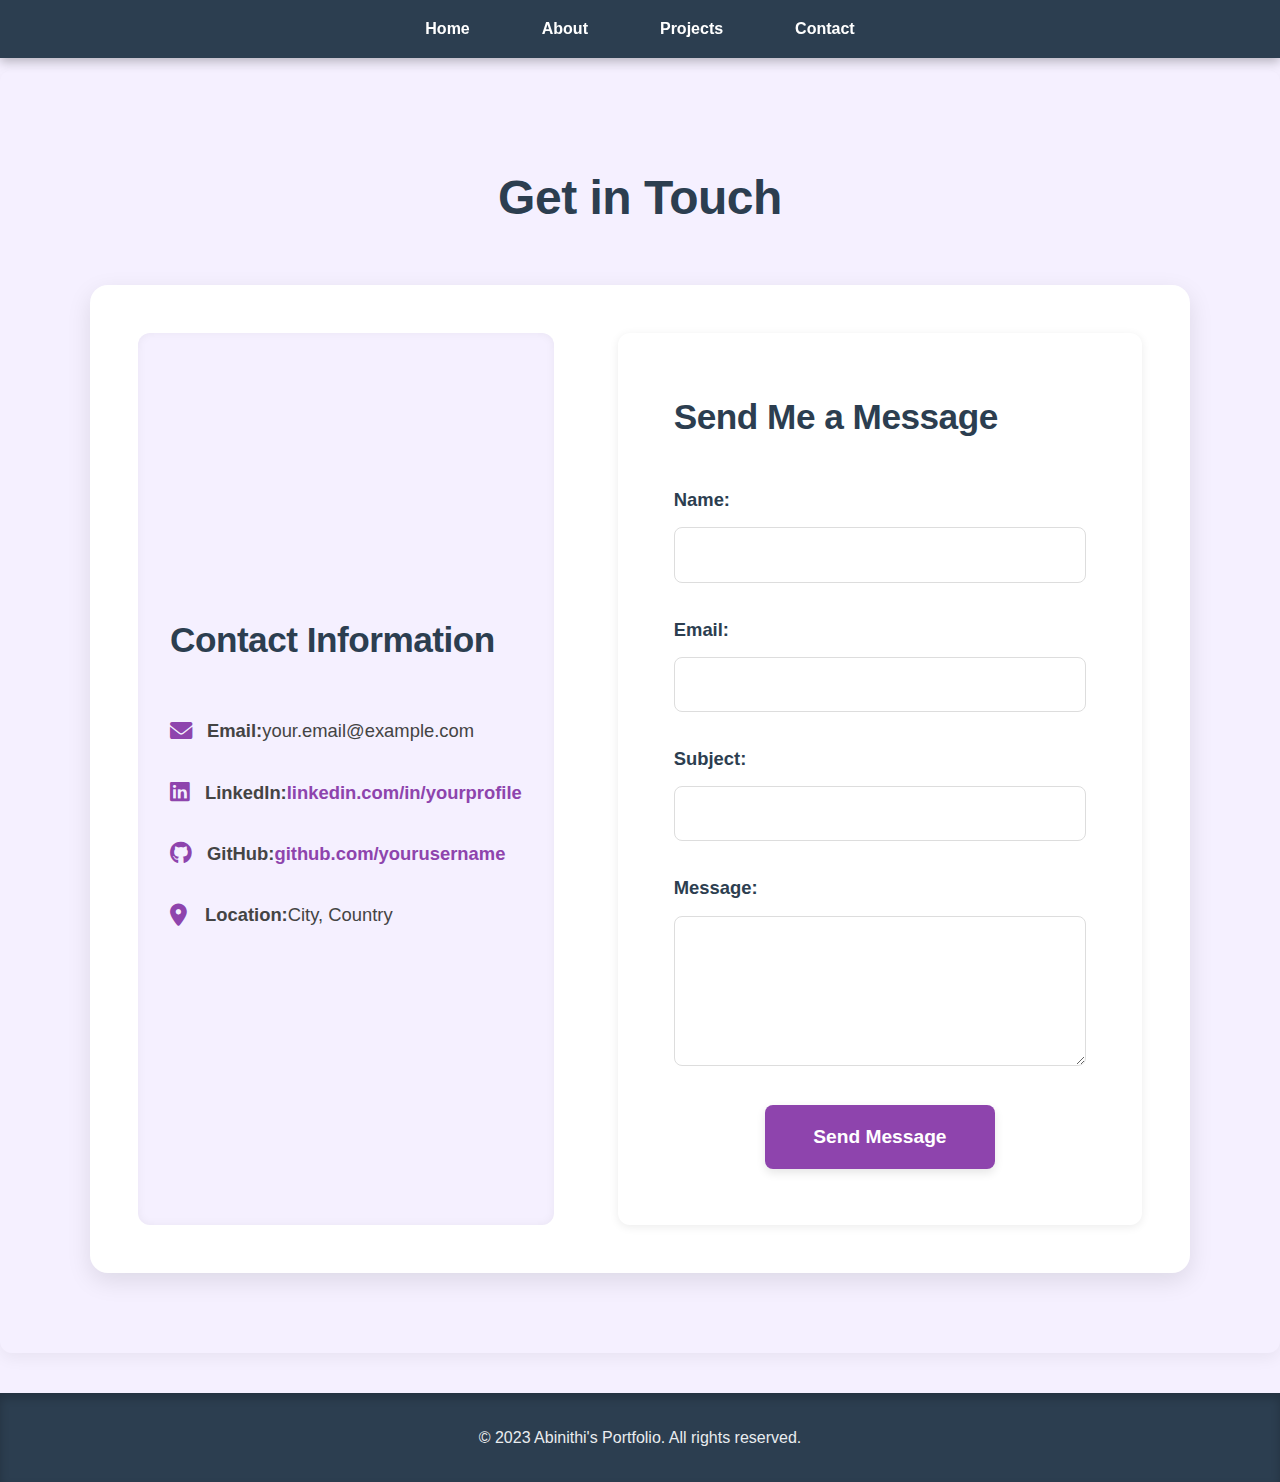
<file: contact.html>
<!DOCTYPE html>
<html lang="en">
<head>
    <meta charset="UTF-8">
    <meta name="viewport" content="width=device-width, initial-scale=1.0">
    <title>Contact - Abinithi's Portfolio</title>
    <link rel="stylesheet" href="styles.css">
    <!-- Font Awesome for icons -->
    <link rel="stylesheet" href="https://cdnjs.cloudflare.com/ajax/libs/font-awesome/6.0.0-beta3/css/all.min.css">
</head>
<body>
    <header>
        <nav>
            <ul>
                <li><a href="index.html#home">Home</a></li>
                <li><a href="index.html#about">About</a></li>
                <li><a href="index.html#projects">Projects</a></li>
                <li><a href="contact.html">Contact</a></li>
            </ul>
        </nav>
    </header>

    <main>
        <section class="contact-page">
            <h1>Get in Touch</h1>
            <div class="contact-container">
                <div class="contact-info">
                    <h2>Contact Information</h2>
                    <p><i class="fas fa-envelope"></i> <strong>Email:</strong> your.email@example.com</p>
                    <p><i class="fab fa-linkedin"></i> <strong>LinkedIn:</strong> <a href="https://linkedin.com/in/yourprofile" target="_blank">linkedin.com/in/yourprofile</a></p>
                    <p><i class="fab fa-github"></i> <strong>GitHub:</strong> <a href="https://github.com/yourusername" target="_blank">github.com/yourusername</a></p>
                    <p><i class="fas fa-map-marker-alt"></i> <strong>Location:</strong> City, Country</p>
                </div>
                
                <div class="contact-form">
                    <h2>Send Me a Message</h2>
                    <form action="#" method="POST">
                        <div class="form-group">
                            <label for="name">Name:</label>
                            <input type="text" id="name" name="name" required>
                        </div>
                        
                        <div class="form-group">
                            <label for="email">Email:</label>
                            <input type="email" id="email" name="email" required>
                        </div>
                        
                        <div class="form-group">
                            <label for="subject">Subject:</label>
                            <input type="text" id="subject" name="subject" required>
                        </div>
                        
                        <div class="form-group">
                            <label for="message">Message:</label>
                            <textarea id="message" name="message" rows="5" required></textarea>
                        </div>
                        
                        <button type="submit" class="submit-btn">Send Message</button>
                    </form>
                </div>
            </div>
        </section>
    </main>

    <footer>
        <p>&copy; 2023 Abinithi's Portfolio. All rights reserved.</p>
    </footer>
</body>
</html>
</file>
<file: styles.css>
/* Reset and base styles */
* {
    margin: 0;
    padding: 0;
    box-sizing: border-box;
}

body {
    font-family: 'Inter', sans-serif; /* Using Inter font as defined in index.html */
    line-height: 1.6;
    color: #212121; /* Dark text for contrast */
    background-color: #f5f0ff; /* Light lavender background for the body */
}

/* Header and Navigation */
header {
    background-color: #2c3e50; /* Dark blue */
    padding: 1rem 0;
    position: fixed;
    width: 100%;
    top: 0;
    z-index: 1000;
    box-shadow: 0 4px 10px rgba(0,0,0,0.25); /* More pronounced shadow */
}

nav ul {
    display: flex;
    justify-content: center;
    list-style: none;
    gap: 2.5rem; /* Increased gap for better spacing */ 
}

nav a {
    color: white;
    text-decoration: none;
    font-weight: 600; /* Slightly bolder font */
    transition: color 0.3s ease, transform 0.3s ease, border-bottom 0.3s ease; /* Smooth transition for color, lift, and underline */
    padding: 0.5rem 1rem;
    border-radius: 5px;
    position: relative; /* For the underline effect */
}

nav a::after {
    content: '';
    position: absolute;
    width: 0;
    height: 3px;
    background-color: #8e44ad; /* Deep purple accent color for underline */
    left: 50%;
    bottom: -5px;
    transition: width 0.3s ease-out, left 0.3s ease-out;
}

nav a:hover::after {
    width: 100%;
    left: 0;
}

nav a:hover {
    color: #8e44ad; /* Deep purple accent on hover */
    transform: translateY(-3px); /* Subtle lift effect */
}

/* Main content container */
main {
    margin-top: 70px; /* Adjusted space for fixed header */
}

/* Section common styles */
section {
    padding: 5rem 2.5rem; /* Increased padding for more breathing room */
    max-width: 1300px; /* Wider max width for better use of space */
    margin: 0 auto; /* Center sections on the page */
    border-radius: 12px; /* Slightly more rounded corners */
    margin-bottom: 2.5rem; /* Space between sections */
    box-shadow: 0 6px 15px rgba(0,0,0,0.05); /* Lighter, more subtle shadow for sections */
}

/* Section headings */
h1, h2 {
    text-align: center;
    margin-bottom: 2.5rem; /* More space below headings */
    color: #2c3e50; /* Dark blue for headings */
    font-weight: 800; /* Extra bold */
    letter-spacing: -0.5px; /* Tighter letter spacing for headings */
}

h1 {
    font-size: 3.2rem; /* Larger font for main headings */
}

h2 {
    font-size: 2.6rem; /* Larger font for sub-headings */
}

/* Hero section */
.hero {
    background: linear-gradient(to right, #34495e, #2c3e50); /* Dark blue gradient */
    color: white;
    text-align: center;
    padding: 8rem 2.5rem; /* More vertical padding */
    border-bottom-left-radius: 30px; /* More rounded bottom corners */
    border-bottom-right-radius: 30px;
    box-shadow: 0 8px 25px rgba(0,0,0,0.3); /* Deeper shadow for hero section */
}

.hero h1 {
    font-size: 4rem; /* Even larger font for hero title */
    margin-bottom: 1.5rem;
    color: white; /* Ensure heading color is white */
    text-shadow: 2px 2px 4px rgba(0,0,0,0.2); /* Text shadow for better readability */
}

.hero p {
    font-size: 1.3rem; /* Larger font for hero paragraph */
    max-width: 900px;
    margin: 0 auto 2.5rem auto; /* Space below paragraph */
}

.hero .cta-button {
    background-color: #8e44ad; /* Deep purple accent color */
    color: white;
    padding: 1rem 3rem; /* Larger button */
    border-radius: 50px; /* Pill-shaped button */
    text-decoration: none;
    font-weight: bold;
    font-size: 1.1rem;
    transition: background-color 0.3s ease, transform 0.3s ease, box-shadow 0.3s ease;
    box-shadow: 0 4px 10px rgba(0,0,0,0.2);
}

.hero .cta-button:hover {
    background-color: #7d3c98; /* Darker purple on hover */
    transform: translateY(-5px) scale(1.02); /* More pronounced lift and slight scale */
    box-shadow: 0 8px 15px rgba(0,0,0,0.3);
}

/* About section */
#about {
    background-color: #fff; /* White background */
    padding-top: 6rem;
    padding-bottom: 6rem;
    margin-top: 3rem; /* More space from hero */
}

.about-content {
    max-width: 1000px; /* Slightly wider for content */
    margin: 0 auto;
    text-align: center;
    display: flex; /* Use flexbox for image and text layout */
    flex-direction: column; /* Stack vertically on small screens */
    align-items: center;
    gap: 3rem; /* More space between elements */
}

.profile-img {
    width: 200px; /* Larger profile image */
    height: 200px;
    border-radius: 50%; /* Circular image */
    object-fit: cover; /* Ensures image covers the area without distortion */
    border: 6px solid #34495e; /* Dark blue border around image */
    box-shadow: 0 6px 15px rgba(0,0,0,0.15); /* Stronger shadow */
    transition: transform 0.3s ease-out;
}

.profile-img:hover {
    transform: rotate(5deg) scale(1.05); /* Subtle rotation and scale on hover */
}

.about-content p {
    font-size: 1.15rem; /* Slightly larger font */
    line-height: 1.9;
    color: #444; /* Slightly darker text for readability */
    text-align: justify; /* Justify text for a cleaner look */
    max-width: 800px; /* Control paragraph width */
}

/* Projects section */
#projects {
    background-color: #f5f0ff; /* Light lavender background for contrast */
}

.project-grid {
    display: grid;
    grid-template-columns: repeat(auto-fit, minmax(320px, 1fr)); /* Responsive grid with min card width */
    gap: 3rem; /* More space between cards */
    margin: 2.5rem auto;
}

.project-card {
    background-color: #fff; /* White background for cards */
    padding: 2.5rem;
    border-radius: 15px; /* More rounded corners */
    box-shadow: 0 6px 18px rgba(0,0,0,0.1); /* Stronger, softer shadow */
    transition: transform 0.4s cubic-bezier(0.2, 0.8, 0.2, 1), box-shadow 0.4s ease; /* More complex easing for smoother animation */
    display: flex; /* Flexbox for content alignment within card */
    flex-direction: column;
    justify-content: space-between;
    overflow: hidden; /* Ensures no overflow for internal elements */
}

.project-card:hover {
    transform: translateY(-12px) rotateZ(-1deg); /* More pronounced lift and slight rotation on hover */
    box-shadow: 0 12px 25px rgba(0,0,0,0.25); /* Stronger shadow on hover */
}

.project-card h3 {
    color: #2c3e50; /* Dark blue */
    margin-bottom: 1.2rem;
    font-size: 1.6rem;
    font-weight: 700;
}

.project-card p {
    font-size: 1.05rem;
    color: #555;
    margin-bottom: 1.8rem;
    flex-grow: 1; /* Allows paragraph to take available space */
}

.project-card .project-link {
    display: inline-block;
    background-color: #8e44ad; /* Deep purple accent color */
    color: white;
    padding: 0.7rem 1.4rem;
    border-radius: 8px; /* Slightly more rounded */
    text-decoration: none;
    font-size: 1rem;
    margin-right: 15px; /* Space between links */
    margin-top: 15px; /* Space from paragraph */
    transition: background-color 0.3s ease, transform 0.2s ease;
    box-shadow: 0 3px 8px rgba(0,0,0,0.1);
}

.project-card .project-link:last-child {
    background-color: #6c757d; /* Grey for GitHub */
}

.project-card .project-link:hover {
    background-color: #7d3c98; /* Darker purple on hover */
    transform: translateY(-2px);
}

.project-card .project-link:last-child:hover {
    background-color: #5a6268; /* Darker grey on hover */
}


/* Call to Action Section (formerly Contact on index page) */
.call-to-action {
    background: linear-gradient(to right, #34495e, #2c3e50); /* Dark blue gradient for CTA */
    color: white;
    text-align: center;
    padding: 6rem 2.5rem;
    margin-bottom: 0; /* No margin below if it's the last section before footer */
}

.call-to-action h2 {
    color: white;
    font-size: 3rem;
}

.call-to-action p {
    font-size: 1.2rem;
    max-width: 800px;
    margin: 1.5rem auto 3rem auto;
}

/* Footer */
footer {
    background-color: #2c3e50; /* Dark blue footer */
    color: #e9ecef; /* Lighter text for contrast */
    text-align: center;
    padding: 2rem; /* Increased padding */
    margin-top: 0; /* Connects directly to CTA */
    position: relative; /* For back to top button positioning */
    box-shadow: inset 0 5px 10px rgba(0,0,0,0.2); /* Inset shadow for footer */
}

/* Contact page specific styles */
.contact-page {
    padding-top: 90px; /* Adjust for fixed header */
    background-color: #f5f0ff; /* Light lavender background for the contact page */
    min-height: calc(100vh - 150px); /* Ensure contact page takes up most of viewport height */
    display: flex;
    flex-direction: column;
    justify-content: center; /* Center content vertically on the page */
}

.contact-page h1 {
    margin-bottom: 3rem;
    font-size: 3rem;
    color: #2c3e50; /* Dark blue */
}

.contact-container {
    max-width: 1100px; /* Slightly wider for contact container */
    margin: 0 auto;
    display: grid;
    grid-template-columns: 1fr 2fr; /* Two columns: info and form */
    gap: 4rem; /* Increased gap */
    padding: 3rem;
    background-color: #fff; /* White background for the container */
    border-radius: 18px; /* More rounded corners */
    box-shadow: 0 8px 25px rgba(0,0,0,0.1);
}

.contact-info {
    padding: 2rem;
    background-color: #f5f0ff; /* Very light lavender background for info section */
    border-radius: 12px;
    display: flex;
    flex-direction: column;
    justify-content: center; /* Center content vertically */
    box-shadow: inset 0 0 10px rgba(0,0,0,0.05); /* Subtle inset shadow */
}

.contact-info h2 {
    text-align: left; /* Align heading left */
    margin-bottom: 2rem;
    color: #2c3e50; /* Dark blue */
    font-size: 2.2rem;
    font-weight: 700;
}

.contact-info p {
    margin: 1rem 0; /* Reduced margin */
    font-size: 1.15rem;
    color: #444;
    display: flex; /* For icon alignment */
    align-items: center;
}

.contact-info p i {
    margin-right: 15px; /* More space for icon */
    color: #8e44ad; /* Deep purple icon color */
    font-size: 1.4rem;
    min-width: 20px; /* Ensure consistent spacing for icons */
}

.contact-info p a {
    color: #8e44ad; /* Deep purple link color */
    text-decoration: none;
    font-weight: 600;
    transition: color 0.3s ease, text-decoration 0.3s ease;
}

.contact-info p a:hover {
    color: #7d3c98; /* Darker purple on hover */
    text-decoration: underline;
}

.contact-form {
    background-color: #fff; /* White background for form */
    padding: 3.5rem; /* More padding */
    border-radius: 12px;
    box-shadow: 0 2px 10px rgba(0,0,0,0.08); /* Slightly stronger shadow for form */
}

.contact-form h2 {
    text-align: left;
    margin-bottom: 2.5rem;
    color: #2c3e50; /* Dark blue */
    font-size: 2.2rem;
    font-weight: 700;
}

.form-group {
    margin-bottom: 2rem; /* More space between form groups */
}

.form-group label {
    display: block;
    margin-bottom: 0.8rem; /* More space below label */
    font-weight: bold;
    color: #2c3e50; /* Dark blue */
    font-size: 1.15rem;
}

.form-group input,
.form-group textarea {
    width: 100%;
    padding: 1.1rem; /* Increased padding */
    border: 1px solid #ddd; /* Lighter, subtle border */
    border-radius: 8px; /* Slightly more rounded */
    font-size: 1rem;
    transition: border-color 0.3s ease, box-shadow 0.3s ease;
}

.form-group input:focus,
.form-group textarea:focus {
    border-color: #8e44ad; /* Deep purple border on focus */
    outline: none; /* Remove default outline */
    box-shadow: 0 0 0 4px rgba(142, 68, 173, 0.25); /* Focus glow effect */
}

.form-group textarea {
    resize: vertical; /* Allow vertical resizing only */
    min-height: 150px; /* Minimum height for textarea */
}

.submit-btn {
    background-color: #8e44ad; /* Deep purple accent for button */
    color: white;
    padding: 1.3rem 3rem; /* Larger button */
    border: none;
    border-radius: 8px;
    cursor: pointer;
    font-size: 1.2rem;
    font-weight: bold;
    transition: background-color 0.3s ease, transform 0.2s ease, box-shadow 0.3s ease;
    display: block; /* Make button full width by default in form if needed */
    width: auto; /* Allow content to dictate width if not full width */
    margin: 0 auto; /* Center button horizontally */
    box-shadow: 0 4px 10px rgba(0,0,0,0.1);
}

.submit-btn:hover {
    background-color: #7d3c98; /* Darker purple on hover */
    transform: translateY(-3px); /* More pronounced lift on hover */
    box-shadow: 0 6px 15px rgba(0,0,0,0.2);
}

/* Back to Top Button */
#backToTopBtn {
    bottom: 40px; /* Place the button at the bottom of the page */
    right: 40px; /* Place the button at the right */
    background-color: #8e44ad; /* Set a background color */
}

#backToTopBtn:hover {
    background-color: #7d3c98; /* Darker background on hover */
}

/* Responsive design adjustments (tailwind classes handle most of this now) */

/* For tablets and larger phones (up to 1024px) */
@media (max-width: 1024px) {
    section {
        padding: 4rem 2rem; /* Slightly less padding */
    }

    h1 {
        font-size: 2.8rem;
    }

    h2 {
        font-size: 2.2rem;
    }

    .hero h1 {
        font-size: 3.5rem;
    }

    .hero p {
        font-size: 1.2rem;
    }

    .contact-container {
        grid-template-columns: 1fr; /* Stack columns on tablets */
        gap: 3rem;
    }

    .contact-info, .contact-form {
        padding: 2.5rem;
    }
}

/* For mobile devices (up to 768px) */
@media (max-width: 768px) {
    nav ul {
        flex-direction: column;
        align-items: center;
        gap: 1.5rem;
    }

    nav a::after {
        display: none; /* Hide underline on small screens */
    }

    header {
        padding: 0.8rem 0;
    }

    main {
        margin-top: 60px;
    }

    .hero {
        padding: 6rem 1.5rem;
    }

    .hero h1 {
        font-size: 2.8rem; /* Adjust for smaller screens */
    }

    .hero p {
        font-size: 1rem;
    }

    section {
        padding: 3rem 1.5rem; /* Reduced padding for smaller screens */
    }

    h1 {
        font-size: 2.5rem;
    }

    h2 {
        font-size: 2rem;
    }

    .about-content {
        flex-direction: column; /* Ensure elements stack on small mobile */
        text-align: center;
    }

    .about-content p {
        text-align: center; /* Center text on small screens */
        font-size: 1.05rem;
    }

    .profile-img {
        width: 160px;
        height: 160px;
    }

    .project-grid {
        grid-template-columns: 1fr; /* Single column for projects on very small screens */
        gap: 2rem;
    }

    .project-card {
        padding: 2rem;
    }

    .project-card h3 {
        font-size: 1.4rem;
    }

    .contact-page {
        padding-top: 70px;
        min-height: auto; /* Allow height to adjust */
    }

    .contact-page h1 {
        font-size: 2.5rem;
        margin-bottom: 2rem;
    }

    .contact-container {
        padding: 2rem;
        gap: 2rem;
    }

    .contact-form {
        padding: 2rem;
    }

    .contact-info h2, .contact-form h2 {
        font-size: 1.8rem;
    }

    .submit-btn {
        width: 100%; /* Make submit button full width on small screens */
        padding: 1rem 2rem;
        font-size: 1.1rem;
    }

    #backToTopBtn {
        bottom: 25px;
        right: 25px;
        padding: 14px 18px;
        font-size: 1.5rem;
    }
}

/* For very small mobile devices (up to 480px) */
@media (max-width: 480px) {
    .hero h1 {
        font-size: 2.2rem;
    }
    nav a {
        font-size: 0.9rem;
        padding: 0.4rem 0.8rem;
    }
    h1 {
        font-size: 2rem;
    }
    h2 {
        font-size: 1.6rem;
    }
    .contact-page h1 {
        font-size: 2rem;
    }
}


/* Custom animation keyframes */
@keyframes fadeInUp {
    from {
        opacity: 0;
        transform: translateY(20px);
    }
    to {
        opacity: 1;
        transform: translateY(0);
    }
}

@keyframes fadeInDown {
    from {
        opacity: 0;
        transform: translateY(-20px);
    }
    to {
        opacity: 1;
        transform: translateY(0);
    }
}

@keyframes zoomIn {
    from {
        opacity: 0;
        transform: scale(0.9);
    }
    to {
        opacity: 1;
        transform: scale(1);
    }
}

@keyframes slideInLeft {
    from {
        opacity: 0;
        transform: translateX(-50px);
    }
    to {
        opacity: 1;
        transform: translateX(0);
    }
}

@keyframes scaleIn {
    from {
        opacity: 0;
        transform: scale(0.8);
    }
    to {
        opacity: 1;
        transform: scale(1);
    }
}

@keyframes fadeIn {
    from {
        opacity: 0;
    }
    to {
        opacity: 1;
    }
}


/* Apply the animations with staggered delays */
.animate-fade-in-up {
    animation: fadeInUp 0.7s ease-out forwards;
    opacity: 0; /* Start hidden */
}

.animate-fade-in-down {
    animation: fadeInDown 0.7s ease-out forwards;
    opacity: 0;
}

.animate-zoom-in {
    animation: zoomIn 0.6s ease-out forwards;
    opacity: 0;
}

.animate-slide-in-left {
    animation: slideInLeft 0.8s ease-out forwards;
    opacity: 0;
}

.animate-scale-in {
    animation: scaleIn 0.6s ease-out forwards;
    opacity: 0;
}

.animate-fade-in {
    animation: fadeIn 0.8s ease-out forwards;
    opacity: 0;
}


/* Delay utilities for staggering animations */
.delay-100 { animation-delay: 0.1s; }
.delay-200 { animation-delay: 0.2s; }
.delay-300 { animation-delay: 0.3s; }
.delay-400 { animation-delay: 0.4s; }
/* Add more delays as needed for more grid items or elements */
</file>
